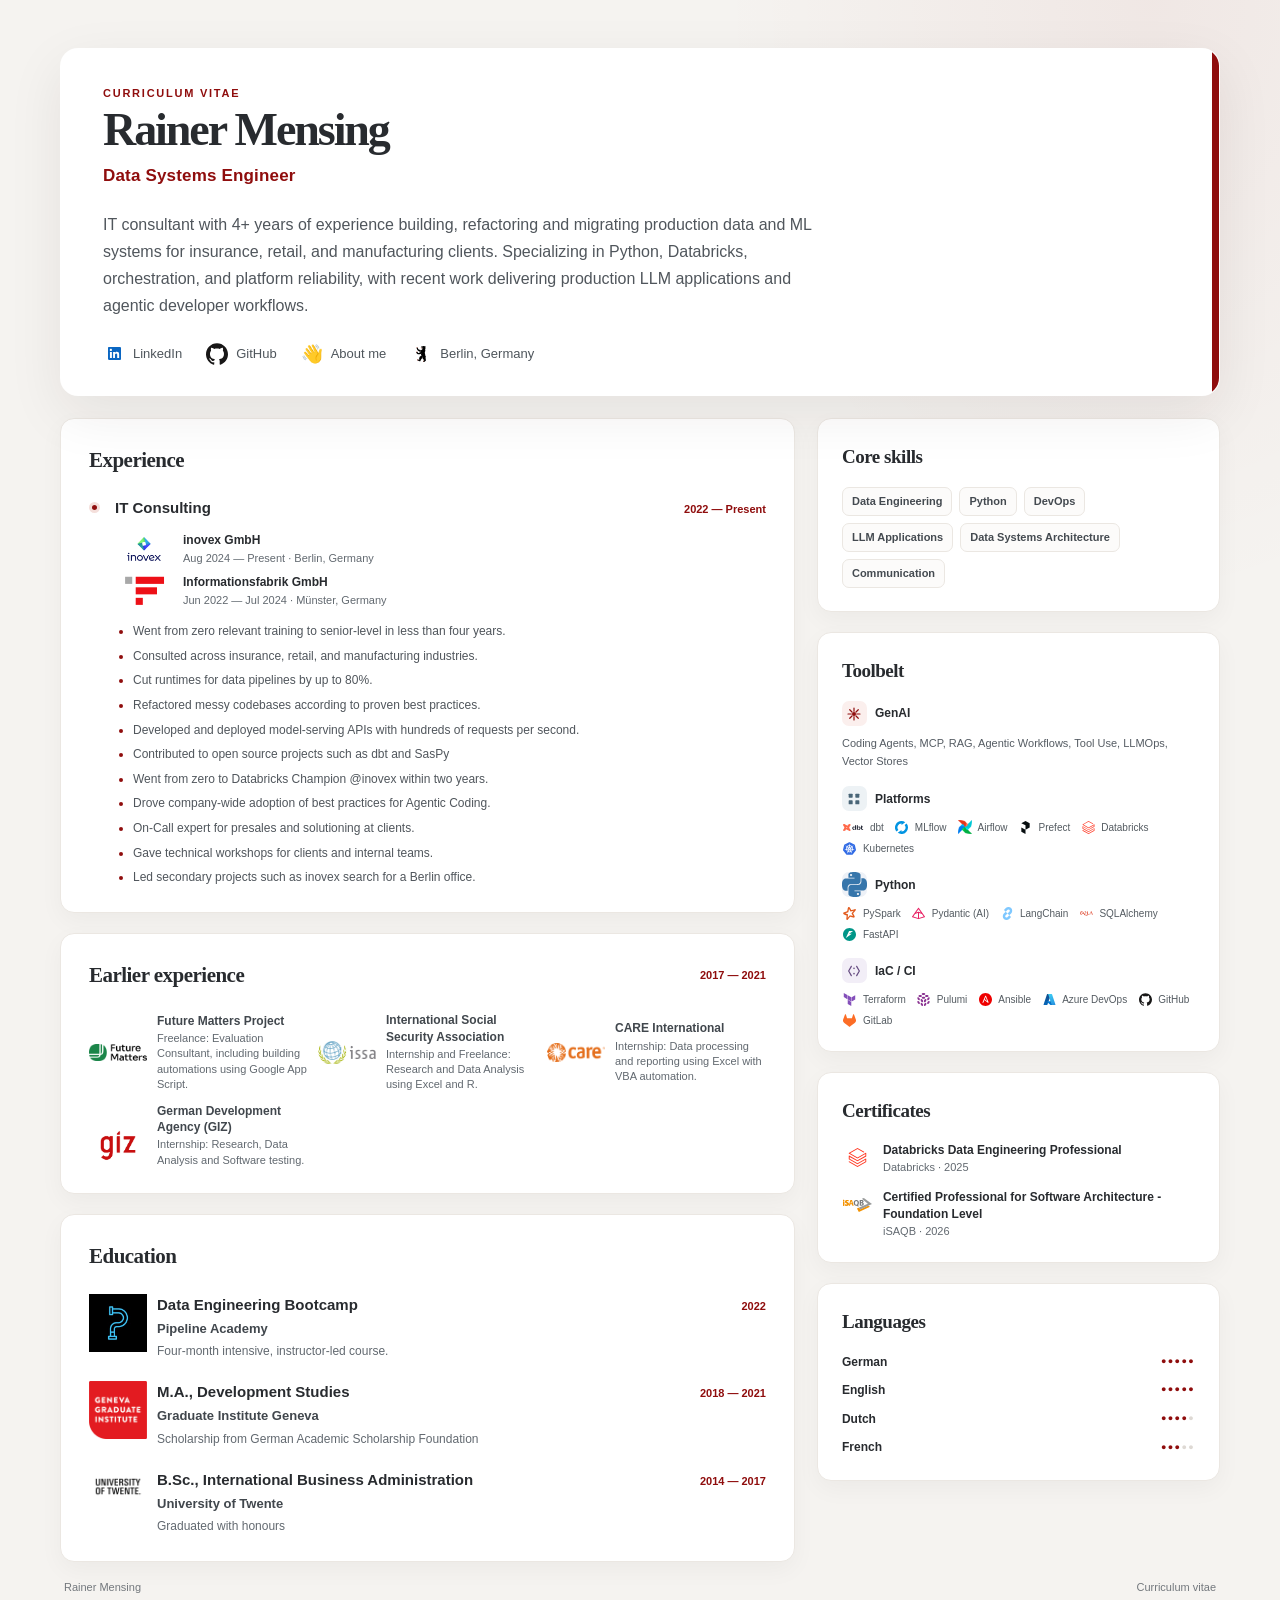
<file: index.html>
<!doctype html>
<html lang="en">
  <head>
    <meta charset="utf-8">
    <meta name="viewport" content="width=device-width, initial-scale=1">
    <meta name="theme-color" content="#f5f3f0">
    <meta name="description" content="Curriculum vitae of Rainer Mensing, Data Engineer and Consultant based in Berlin, Germany.">
    <meta property="og:title" content="Rainer Mensing — CV">
    <meta property="og:description" content="Data Engineer and Consultant based in Berlin, Germany.">
    <meta property="og:type" content="profile">
    <meta property="og:url" content="https://rainermensing.github.io/">
    <title>Rainer Mensing — CV</title>
    <link rel="icon" href="assets/favicon.svg" type="image/svg+xml">
    <link rel="stylesheet" href="styles.css">
  </head>
  <body data-cv-page="public">
    <a class="skip-link" href="#main">Skip to CV</a>
    <div class="page-shell">
      <div data-cv-header><p>Loading CV header.</p></div>
      <div data-cv-content><p>Loading CV content.</p></div>
    </div>
    <script type="module" src="scripts/cv.js"></script>
  </body>
</html>
</file>
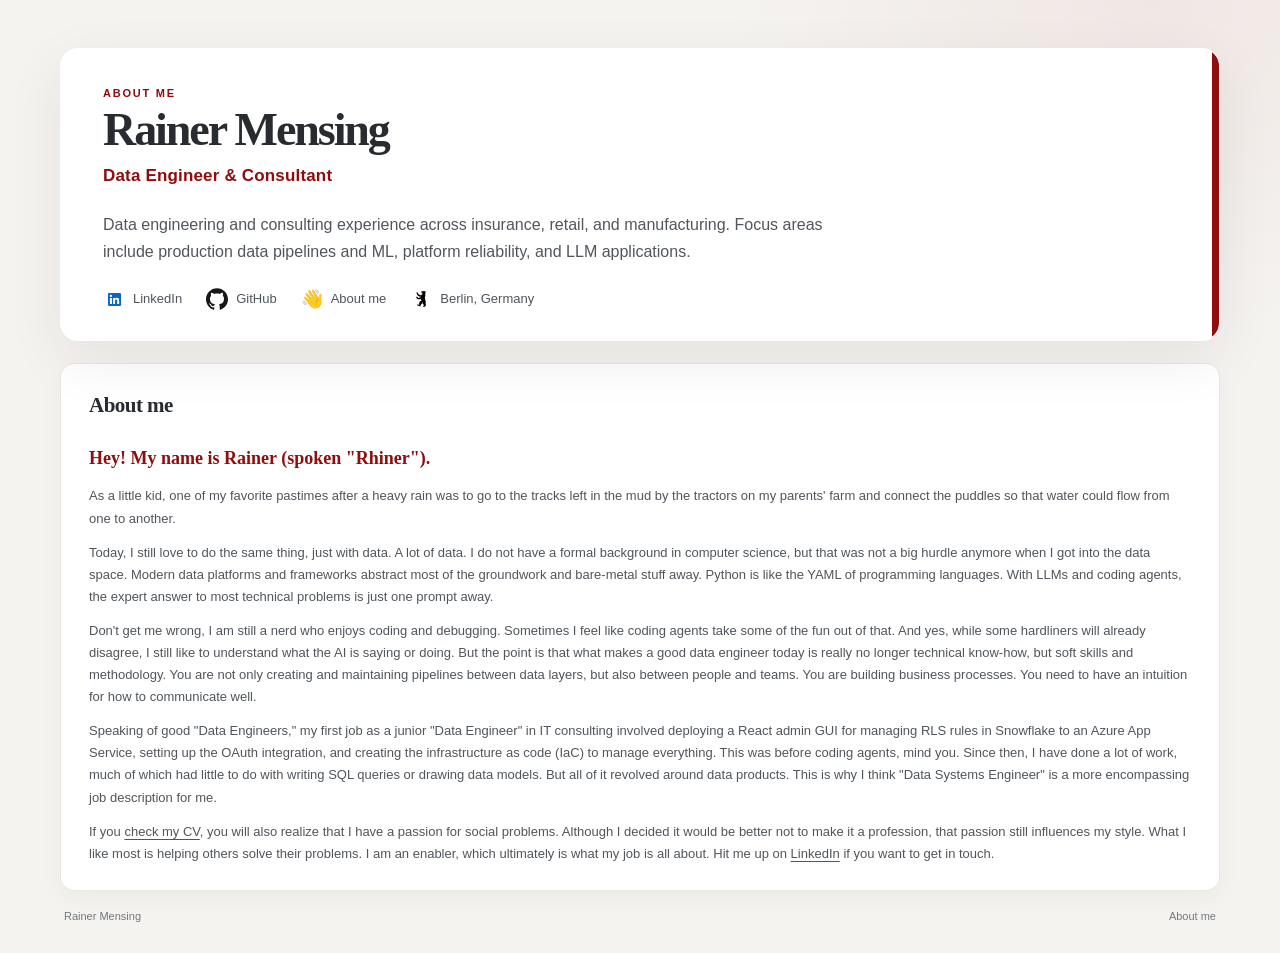
<file: about.html>
<!doctype html>
<html lang="en">
  <head>
    <meta charset="utf-8">
    <meta name="viewport" content="width=device-width, initial-scale=1">
    <meta name="theme-color" content="#f5f3f0">
    <meta name="description" content="About Rainer Mensing, Data Engineer and Consultant based in Berlin, Germany.">
    <meta property="og:title" content="About Rainer Mensing">
    <meta property="og:description" content="A little more about Rainer Mensing, Data Engineer and Consultant.">
    <meta property="og:type" content="profile">
    <meta property="og:url" content="https://rainermensing.github.io/about.html">
    <title>About Rainer Mensing</title>
    <link rel="icon" href="assets/favicon.svg" type="image/svg+xml">
    <link rel="stylesheet" href="styles.css">
  </head>
  <body>
    <a class="skip-link" href="#main">Skip to About</a>
    <div class="page-shell">
      <header class="profile-card" aria-labelledby="name">
        <div class="profile-heading">
          <div>
            <p class="eyebrow">About me</p>
            <h1 id="name">Rainer Mensing</h1>
            <p class="headline">Data Engineer <span aria-hidden="true">&amp;</span> Consultant</p>
          </div>
        </div>
        <p class="intro">
          Data engineering and consulting experience across insurance, retail, and manufacturing.
          Focus areas include production data pipelines and ML, platform reliability, and LLM applications.
        </p>
        <div class="header-links">
          <ul class="contact-list" aria-label="Contact details and site navigation">
            <li><span class="contact-icon" aria-hidden="true"><svg class="icon icon-brand" viewBox="0 0 28 28"><use href="assets/icons.svg?v=2#linkedin-brand"></use></svg></span><a href="https://www.linkedin.com/in/rainermensing">LinkedIn</a></li>
            <li><span class="contact-icon" aria-hidden="true"><img class="external-logo" src="assets/logos/github.svg" alt=""></span><a href="https://github.com/rainermensing">GitHub</a></li>
            <li><span class="contact-icon" aria-hidden="true"><img class="external-logo" src="assets/favicon.svg" alt=""></span><a href="about.html" aria-current="page">About me</a></li>
            <li><span class="contact-icon" aria-hidden="true"><img class="external-logo berlin-bear-mark" src="assets/logos/berlin-bear.svg" alt=""></span><span>Berlin, Germany</span></li>
          </ul>
        </div>
      </header>

      <main id="main" class="single-page-layout">
        <article class="cv-section about-section" aria-labelledby="about-heading">
          <div class="section-heading">
            <h2 id="about-heading">About me</h2>
          </div>
          <div class="about-copy">
            <!-- ABOUT-COPY:START -->
            <p class="about-lede">Hey! My name is Rainer (spoken "Rhiner").</p>
            <p>As a little kid, one of my favorite pastimes after a heavy rain was to go to the tracks left in the mud by the tractors on my parents' farm and connect the puddles so that water could flow from one to another.</p>
            <p>Today, I still love to do the same thing, just with data. A lot of data. I do not have a formal background in computer science, but that was not a big hurdle anymore when I got into the data space. Modern data platforms and frameworks abstract most of the groundwork and bare-metal stuff away. Python is like the YAML of programming languages. With LLMs and coding agents, the expert answer to most technical problems is just one prompt away.</p>
            <p>Don't get me wrong, I am still a nerd who enjoys coding and debugging. Sometimes I feel like coding agents take some of the fun out of that. And yes, while some hardliners will already disagree, I still like to understand what the AI is saying or doing. But the point is that what makes a good data engineer today is really no longer technical know-how, but soft skills and methodology. You are not only creating and maintaining pipelines between data layers, but also between people and teams. You are building business processes. You need to have an intuition for how to communicate well.</p>
            <p>Speaking of good "Data Engineers," my first job as a junior "Data Engineer" in IT consulting involved deploying a React admin GUI for managing RLS rules in Snowflake to an Azure App Service, setting up the OAuth integration, and creating the infrastructure as code (IaC) to manage everything. This was before coding agents, mind you. Since then, I have done a lot of work, much of which had little to do with writing SQL queries or drawing data models. But all of it revolved around data products. This is why I think "Data Systems Engineer" is a more encompassing job description for me.</p>
            <p>If you <a href="index.html">check my CV</a>, you will also realize that I have a passion for social problems. Although I decided it would be better not to make it a profession, that passion still influences my style. What I like most is helping others solve their problems. I am an enabler, which ultimately is what my job is all about. Hit me up on <a href="https://www.linkedin.com/in/rainermensing/">LinkedIn</a> if you want to get in touch.</p>
            <!-- ABOUT-COPY:END -->
          </div>
        </article>
      </main>
      <footer class="page-footer"><span>Rainer Mensing</span><span>About me</span></footer>
    </div>
  </body>
</html>
</file>
<file: styles.css>
:root {
  color-scheme: light;
  --paper: #f5f3f0;
  --card: #fff;
  --ink: #282b2f;
  --muted: #626970;
  --line: #e8e3de;
  --accent: #8f0d0d;
  --accent-soft: #fbefed;
  --slate: #394650;
  --shadow: 0 18px 55px rgb(38 30 25 / 8%);
  font-family: "Aptos", "Segoe UI", "Helvetica Neue", Arial, sans-serif;
  font-synthesis: none;
  text-rendering: optimizeLegibility;
}

* {
  box-sizing: border-box;
}

html {
  scroll-behavior: smooth;
}

body {
  margin: 0;
  background:
    radial-gradient(ellipse at 90% 0%, rgb(143 13 13 / 5%), transparent 27rem),
    var(--paper);
  color: var(--ink);
  font-size: 15px;
  line-height: 1.55;
}

a {
  color: inherit;
  text-decoration-thickness: 1px;
  text-underline-offset: 0.2em;
}

a:hover {
  color: var(--accent);
}

a:focus-visible {
  outline: 3px solid #b3554c;
  outline-offset: 3px;
  border-radius: 2px;
}

.page-shell {
  width: min(1160px, calc(100% - 40px));
  margin: 48px auto 28px;
}

.skip-link {
  position: fixed;
  z-index: 5;
  top: 12px;
  left: 12px;
  padding: 10px 14px;
  transform: translateY(-160%);
  border-radius: 6px;
  background: var(--ink);
  color: white;
}

.skip-link:focus {
  transform: translateY(0);
}

.profile-card {
  position: relative;
  overflow: hidden;
  padding: 36px 42px 30px;
  border: 1px solid rgb(255 255 255 / 80%);
  border-radius: 18px;
  background: var(--card);
  box-shadow: var(--shadow);
}

.profile-card::after {
  position: absolute;
  top: 0;
  right: 0;
  width: 7px;
  height: 100%;
  background: var(--accent);
  content: "";
}

.profile-heading {
  display: grid;
  grid-template-columns: minmax(0, 1fr) auto;
  align-items: flex-start;
  justify-content: space-between;
  gap: 8px 24px;
}

.profile-heading > div {
  min-width: 0;
}

.header-links {
  display: flex;
  flex-wrap: wrap;
  align-items: center;
  gap: 10px 24px;
}

.eyebrow {
  margin: 0 0 2px;
  color: var(--accent);
  font-size: 11px;
  font-weight: 800;
  letter-spacing: 0.16em;
  text-transform: uppercase;
}

h1,
h2,
h3,
p {
  margin-top: 0;
}

h1 {
  margin-bottom: 0;
  font-family: Georgia, "Times New Roman", serif;
  font-size: clamp(32px, 5vw, 46px);
  font-weight: 700;
  letter-spacing: -0.045em;
  line-height: 1.12;
}

.headline {
  margin: 7px 0 0;
  color: var(--accent);
  font-size: 17px;
  font-weight: 650;
  letter-spacing: 0.01em;
}

.intro {
  max-width: 740px;
  margin: 22px 0 23px;
  color: #50565c;
  font-size: 16px;
  line-height: 1.7;
}

.contact-list {
  display: flex;
  flex-wrap: wrap;
  gap: 10px 24px;
  margin: 0;
  padding: 0;
  list-style: none;
}

.contact-list li {
  display: inline-flex;
  align-items: center;
  gap: 8px;
  color: #4e555b;
  font-size: 13px;
}

.contact-list a {
  text-decoration: none;
}

.contact-icon {
  display: inline-grid;
  width: 22px;
  height: 22px;
  place-items: center;
  color: var(--accent);
  font-size: 10px;
  font-weight: 800;
}

.contact-icon .icon {
  display: block;
  width: 13px;
  height: 13px;
}

.contact-icon .berlin-bear-mark {
  width: 16px;
  height: 16px;
}

.external-logo {
  display: block;
  width: 100%;
  height: 100%;
  object-fit: contain;
}

.cv-layout {
  display: grid;
  grid-template-columns: minmax(0, 1.55fr) minmax(285px, 0.85fr);
  gap: 22px;
  align-items: start;
  margin-top: 22px;
}

.single-page-layout {
  width: 100%;
  margin: 22px auto 0;
}

.primary-column,
.sidebar {
  display: grid;
  gap: 20px;
  min-width: 0;
}

.sidebar-column {
  display: contents;
}
.sidebar .cv-section[aria-labelledby="skills-heading"] {
  order: 1;
}
.sidebar .cv-section[aria-labelledby="toolbelt-heading"] {
  order: 2;
}
.sidebar .cv-section[aria-labelledby="certificates-heading"] {
  order: 3;
}
.sidebar .cv-section[aria-labelledby="languages-heading"] {
  order: 4;
}

.cv-section {
  min-width: 0;
  padding: 25px 28px;
  border: 1px solid #ebe7e2;
  border-radius: 14px;
  background: var(--card);
  box-shadow: 0 8px 24px rgb(38 30 25 / 4%);
}

.section-heading {
  display: flex;
  align-items: center;
  gap: 11px;
  margin-bottom: 21px;
}

.section-heading-with-date {
  justify-content: space-between;
}

.section-heading h2 {
  margin: 0;
  font-family: Georgia, "Times New Roman", serif;
  font-size: 21px;
  font-weight: 700;
  letter-spacing: -0.025em;
}

.about-copy {
  display: grid;
  gap: 12px;
  color: #50565c;
  font-size: 13px;
  line-height: 1.7;
}

.about-copy p {
  margin: 0;
}

.about-lede {
  color: var(--accent);
  font-family: Georgia, "Times New Roman", serif;
  font-size: 18px;
  font-weight: 700;
}

.timeline {
  display: grid;
  gap: 25px;
}

.timeline-entry {
  position: relative;
  display: grid;
  grid-template-columns: 12px minmax(0, 1fr);
  gap: 14px;
}

.timeline-entry:not(:last-child)::before {
  position: absolute;
  top: 13px;
  bottom: -25px;
  left: 5px;
  width: 1px;
  background: var(--line);
  content: "";
}

.timeline-marker {
  z-index: 1;
  width: 11px;
  height: 11px;
  margin-top: 5px;
  border: 3px solid #f4dfdb;
  border-radius: 50%;
  background: var(--accent);
}

.entry-content {
  min-width: 0;
}

.entry-topline {
  display: flex;
  flex-wrap: wrap;
  align-items: baseline;
  justify-content: space-between;
  gap: 5px 12px;
}

.entry-topline h3,
.entry-content h3,
.education-entry h3 {
  margin: 0;
  font-size: 15px;
  font-weight: 750;
  line-height: 1.4;
}

.entry-meta {
  margin: 3px 0 0;
  color: var(--muted);
  font-size: 12px;
}

.date-label {
  color: var(--accent);
  font-size: 11px;
  font-weight: 750;
  white-space: nowrap;
}

.employer-list,
.logo-list,
.credential-list,
.technology-list,
.skill-list,
.language-list {
  margin: 0;
  padding: 0;
  list-style: none;
}

.employer-list {
  display: grid;
  gap: 8px;
  margin: 14px 0;
}

.employer,
.credential-list li,
.education-entry {
  display: flex;
  align-items: center;
  gap: 10px;
}

.employer strong,
.credential-list strong {
  display: block;
  font-size: 12px;
  line-height: 1.35;
}

.employer small,
.credential-list small {
  display: block;
  margin-top: 2px;
  color: var(--muted);
  font-size: 11px;
  line-height: 1.4;
}

.brand-mark {
  display: grid;
  width: 34px;
  height: 34px;
  flex: 0 0 34px;
  place-items: center;
  border: 1px solid #eee9e3;
  border-radius: 9px;
  background: #faf8f6;
  color: var(--slate);
  font-size: 11px;
  font-weight: 850;
  letter-spacing: -0.04em;
  line-height: 1;
}

.brand-mark-wide {
  width: 58px;
  flex-basis: 58px;
}

.mark-icon {
  display: block;
  width: 21px;
  height: 21px;
}

.mark-inovex {
  border-color: #fff;
  background: #fff;
  color: #a22b20;
  font-size: 9px;
  letter-spacing: -0.07em;
}

.mark-inovex .external-logo {
  min-width: 0;
  min-height: 0;
}

.brand-mark.mark-if {
  border-color: transparent;
  background: transparent;
}

.mark-if .mark-icon-if {
  width: 47px;
  height: 30px;
}

.mark-twente {
  background: #edf3f8;
  color: #426986;
}

.mark-fmp,
.mark-care {
  background: #f8f0e7;
  color: #8d572d;
}

.mark-giz,
.mark-issa,
.mark-geneva {
  background: #eef2ef;
  color: #496251;
}

.single-employer {
  display: inline-flex;
  align-items: center;
  gap: 9px;
  margin-top: 9px;
}

.detail-list {
  display: grid;
  gap: 6px;
  margin: 0;
  padding-left: 18px;
  color: #50565c;
  font-size: 12px;
}

.detail-list li::marker {
  color: var(--accent);
}

.logo-list {
  display: grid;
  grid-template-columns: repeat(auto-fit, minmax(180px, 1fr));
  gap: 10px;
}

.logo-list li {
  display: flex;
  align-items: center;
  gap: 10px;
  min-height: 49px;
  color: #41474d;
  font-size: 12px;
  font-weight: 650;
}

.logo-list li > span:last-child {
  flex: 1;
  min-width: 0;
}

.logo-list strong,
.logo-list small {
  display: block;
}

.logo-list strong {
  line-height: 1.35;
}

.logo-list small {
  margin-top: 2px;
  color: var(--muted);
  font-size: 11px;
  font-weight: 400;
  line-height: 1.4;
}

.education-list {
  display: grid;
  gap: 21px;
}

.education-entry {
  align-items: flex-start;
}

.education-entry > div {
  flex: 1;
  min-width: 0;
}

.institution {
  margin: 4px 0 0;
  color: #41474d;
  font-size: 13px;
  font-weight: 650;
}

.education-entry .entry-meta {
  margin-top: 3px;
}

.sidebar .cv-section {
  padding: 23px 24px;
}

.sidebar .section-heading {
  margin-bottom: 16px;
}

.sidebar .section-heading h2 {
  font-size: 19px;
}

.skill-list {
  display: flex;
  flex-wrap: wrap;
  gap: 7px;
}

.skill-list li {
  padding: 6px 9px;
  border: 1px solid #ebe7e2;
  border-radius: 7px;
  background: #fcfbfa;
  color: #444a50;
  font-size: 11px;
  font-weight: 600;
  line-height: 1.35;
}

.tool-groups {
  display: grid;
  gap: 16px;
}

.tool-group h3 {
  display: flex;
  align-items: center;
  gap: 8px;
  margin: 0 0 8px;
  font-size: 12px;
  font-weight: 750;
}

.tool-group p {
  margin: 0;
  color: #555c63;
  font-size: 11px;
  line-height: 1.65;
}

.tool-category-mark {
  display: inline-grid;
  width: 25px;
  height: 25px;
  place-items: center;
  border-radius: 7px;
  background: var(--accent-soft);
  color: var(--accent);
  font-size: 9px;
  font-weight: 850;
}

.tool-category-mark .mark-icon {
  width: 16px;
  height: 16px;
}

.mark-platform {
  background: #edf2f5;
  color: #496577;
  font-size: 15px;
}

.mark-python {
  background: #edf1f7;
  color: #345f8b;
}

.mark-iac {
  background: #f2eef7;
  color: #654b80;
  font-size: 8px;
}

.technology-list {
  display: flex;
  flex-wrap: wrap;
  gap: 5px 10px;
}

.technology-list li {
  display: flex;
  align-items: center;
  gap: 5px;
  min-width: 0;
  color: #545b61;
  font-size: 10px;
  line-height: 1.3;
}

.tech-mark {
  display: inline-grid;
  width: 16px;
  height: 16px;
  flex: 0 0 16px;
  place-items: center;
  border: 1px solid #eee9e3;
  border-radius: 6px;
  background: #faf8f6;
  color: #46545d;
  font-size: 9px;
  font-weight: 850;
  letter-spacing: -0.06em;
}

.tech-mark .mark-icon {
  width: 15px;
  height: 15px;
}

.tech-mark .external-logo {
  width: 13px;
  height: 13px;
}

.tech-mark-wordmark {
  width: 23px;
  flex-basis: 23px;
}

.tech-mark-wordmark .external-logo {
  width: 21px;
  height: 12px;
}

.mark-dbt,
.mark-databricks {
  background: #fff0ed;
  color: #a53622;
}

.mark-mlflow,
.mark-terraform,
.mark-azure {
  background: #edf3fa;
  color: #34678d;
}

.mark-pulumi {
  background: #fdf4e7;
  color: #97651f;
}

.mark-airflow {
  background: #edf7ff;
  color: #017cee;
}

.mark-airflow .external-logo {
  width: 14px;
  height: 14px;
}

.mark-prefect,
.mark-pydantic,
.mark-github {
  background: #f1eff7;
  color: #625183;
}

.mark-k8s,
.mark-langchain,
.mark-gitlab {
  background: #eef3f8;
  color: #476a8a;
}

.mark-spark,
.mark-ansible,
.mark-pipeline {
  background: #fbefed;
  color: #95493d;
}

.mark-sql,
.mark-fastapi {
  background: #eef4ef;
  color: #527354;
  font-size: 7px;
}

.credential-list {
  display: grid;
  gap: 14px;
}

.credential-list li {
  align-items: flex-start;
}

.credential-list .brand-mark {
  width: 31px;
  height: 31px;
  flex-basis: 31px;
}

.credential-list .brand-mark .mark-icon {
  width: 19px;
  height: 19px;
}

.credential-list .brand-mark .external-logo {
  width: 19px;
  height: 19px;
}

.credential-list .mark-isaqb .external-logo {
  width: 29px;
  height: auto;
}

.mark-pipeline {
  color: #95493d;
}

.brand-mark,
.tech-mark {
  border: 0;
  background: transparent;
}

.rating-note {
  margin: -8px 0 10px;
  color: var(--muted);
  font-size: 10px;
}

.language-list {
  display: grid;
  gap: 10px;
}

.language-list li {
  display: flex;
  align-items: center;
  justify-content: space-between;
  gap: 10px;
  font-size: 12px;
  font-weight: 600;
}

.rating {
  color: var(--accent);
  font-size: 9px;
  letter-spacing: 0.15em;
  white-space: nowrap;
}

.rating i {
  color: #ded9d4;
  font-style: normal;
}

.page-footer {
  display: flex;
  justify-content: space-between;
  padding: 17px 4px 0;
  color: #73787d;
  font-size: 11px;
}

@media (max-width: 800px) {
  .page-shell {
    width: min(650px, calc(100% - 28px));
    margin-top: 20px;
  }

  .cv-layout {
    grid-template-columns: minmax(0, 1fr);
  }

  .sidebar {
    grid-template-columns: repeat(2, minmax(0, 1fr));
    align-items: start;
  }

  .sidebar .cv-section:nth-child(2) {
    grid-row: span 2;
  }
}

@media (max-width: 560px) {
  body {
    font-size: 14px;
  }

  .page-shell {
    width: calc(100% - 20px);
    margin: 10px auto 18px;
  }

  .profile-card {
    padding: 25px 20px 23px;
    border-radius: 14px;
  }

  .profile-card::after {
    width: 5px;
  }

  h1 {
    font-size: 33px;
  }

  .headline {
    font-size: 14px;
  }

  .intro {
    margin: 18px 0;
    font-size: 14px;
  }

  .contact-list {
    gap: 10px 16px;
  }

  .contact-list li {
    font-size: 12px;
  }

  .cv-layout {
    gap: 12px;
    margin-top: 12px;
  }

  .primary-column,
  .sidebar {
    gap: 12px;
  }

  .cv-section,
  .sidebar .cv-section {
    padding: 20px 18px;
    border-radius: 12px;
  }

  .sidebar {
    grid-template-columns: minmax(0, 1fr);
  }

  .sidebar .cv-section:nth-child(2) {
    grid-row: auto;
  }

  .sidebar-column {
    display: grid;
    align-content: start;
    gap: 4mm;
    min-width: 0;
  }

  .entry-topline {
    align-items: flex-start;
  }

  .date-label {
    padding-top: 2px;
  }

  .education-entry .entry-topline {
    flex-direction: column;
    gap: 3px;
  }

  .logo-list {
    grid-template-columns: minmax(0, 1fr);
  }
}

@media (prefers-reduced-motion: reduce) {
  html {
    scroll-behavior: auto;
  }
}

@media print {
  @page {
    size: A4;
    margin: 4mm;
  }

  :root {
    --paper: #fff;
    --card: #fff;
    --shadow: none;
  }

  body {
    background: #fff;
    color: #222;
    font-size: 9pt;
    zoom: 0.8;
    print-color-adjust: exact;
    -webkit-print-color-adjust: exact;
  }

  .page-shell {
    width: 100%;
    margin: 0;
  }

  .profile-card,
  .cv-section {
    border: 1px solid #ddd;
    box-shadow: none;
  }

  .profile-card {
    padding: 8mm;
  }

  .profile-card::after {
    width: 4px;
  }

  .cv-layout {
    grid-template-columns: minmax(0, 1.5fr) minmax(220px, 0.85fr);
    gap: 4mm;
    margin-top: 4mm;
  }

  .primary-column,
  .sidebar {
    gap: 4mm;
  }

  .sidebar {
    grid-template-columns: minmax(0, 1fr);
  }

  .sidebar-column:first-child {
    display: grid;
    grid-template-columns: minmax(0, 1fr);
    gap: 4mm;
    min-width: 0;
  }

  .sidebar .cv-section:nth-child(2) {
    grid-row: auto;
  }

  .cv-section,
  .sidebar .cv-section {
    padding: 5mm;
    break-inside: avoid;
  }

  .section-heading {
    margin-bottom: 3mm;
  }

  .timeline,
  .education-list,
  .tool-groups {
    gap: 4mm;
  }

  .contact-list {
    gap: 2mm 5mm;
  }

  .contact-list a {
    text-decoration: none;
  }

  a {
    text-decoration: none;
  }

  .page-footer,
  .skip-link {
    display: none;
  }

  .detail-list {
    gap: 1mm;
    font-size: 8pt;
  }

  .skill-list li,
  .technology-list li,
  .tool-group p {
    font-size: 7.5pt;
  }
}
</file>
